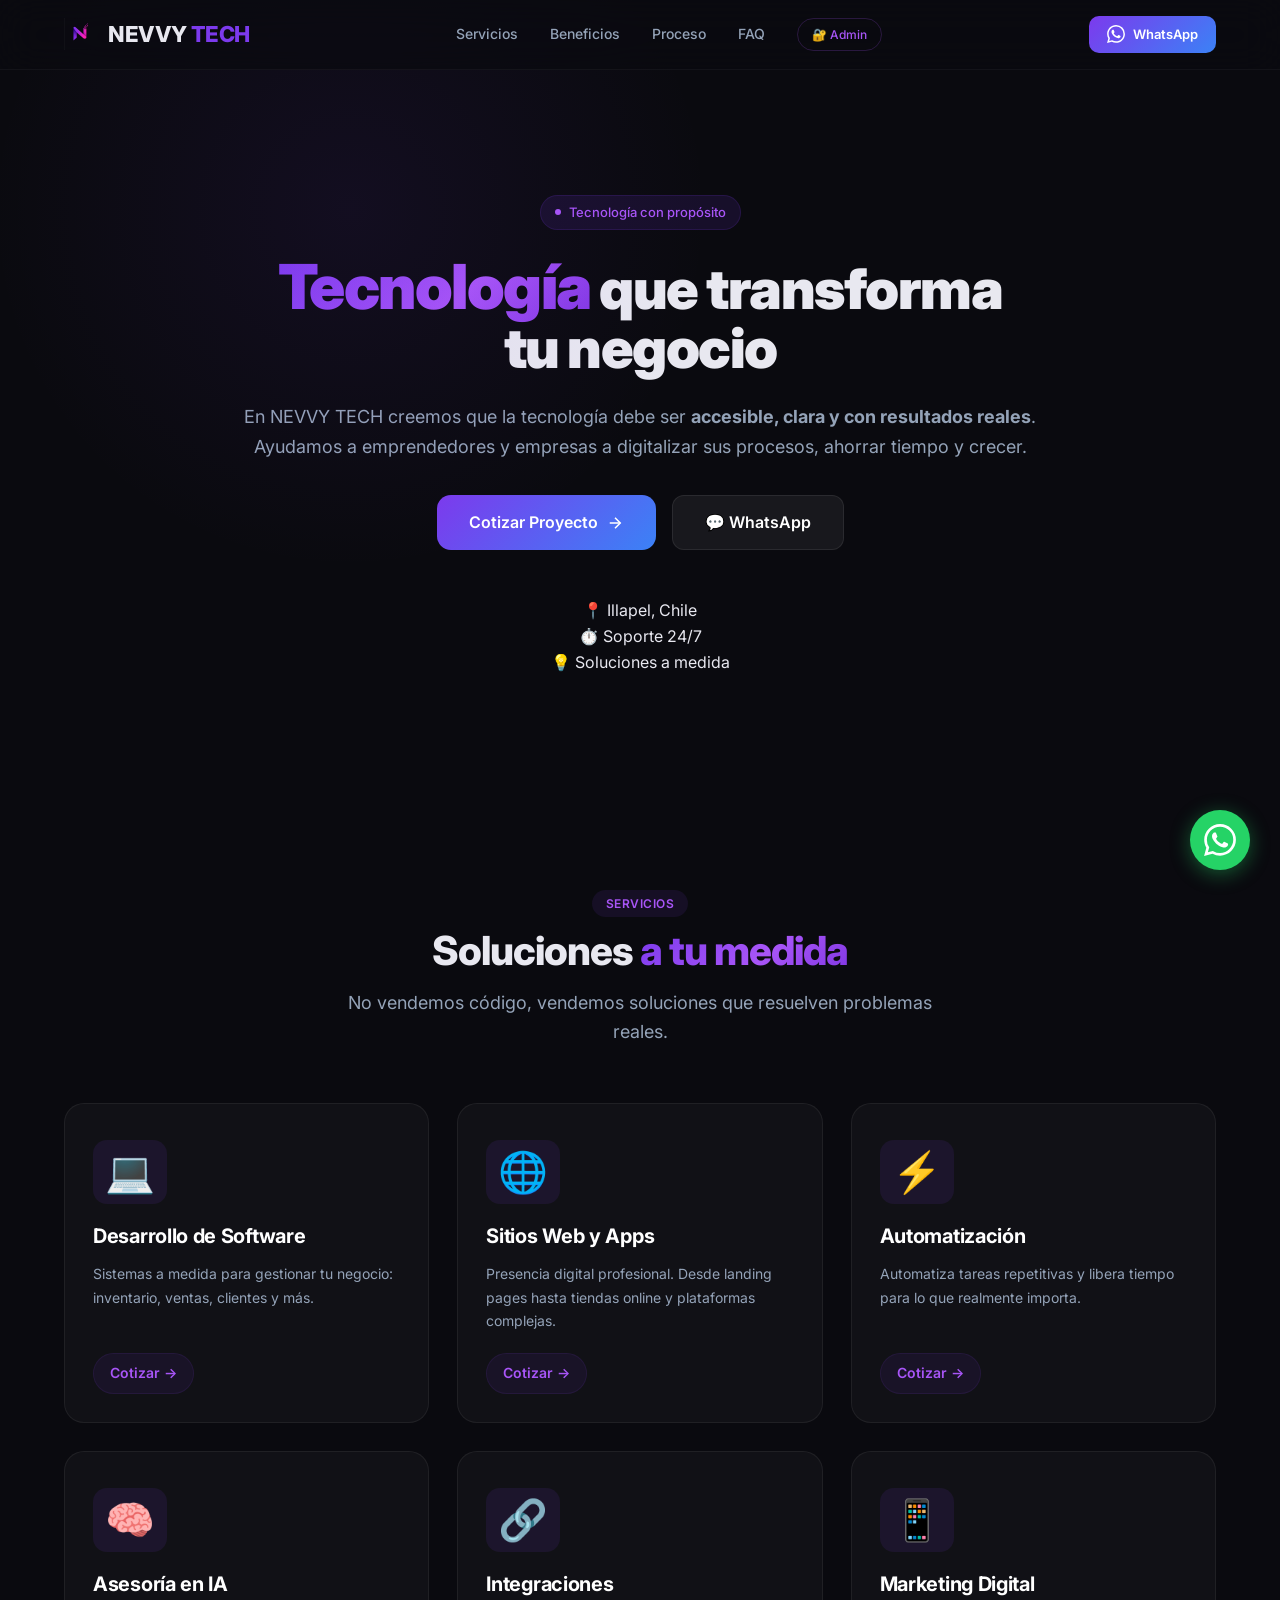
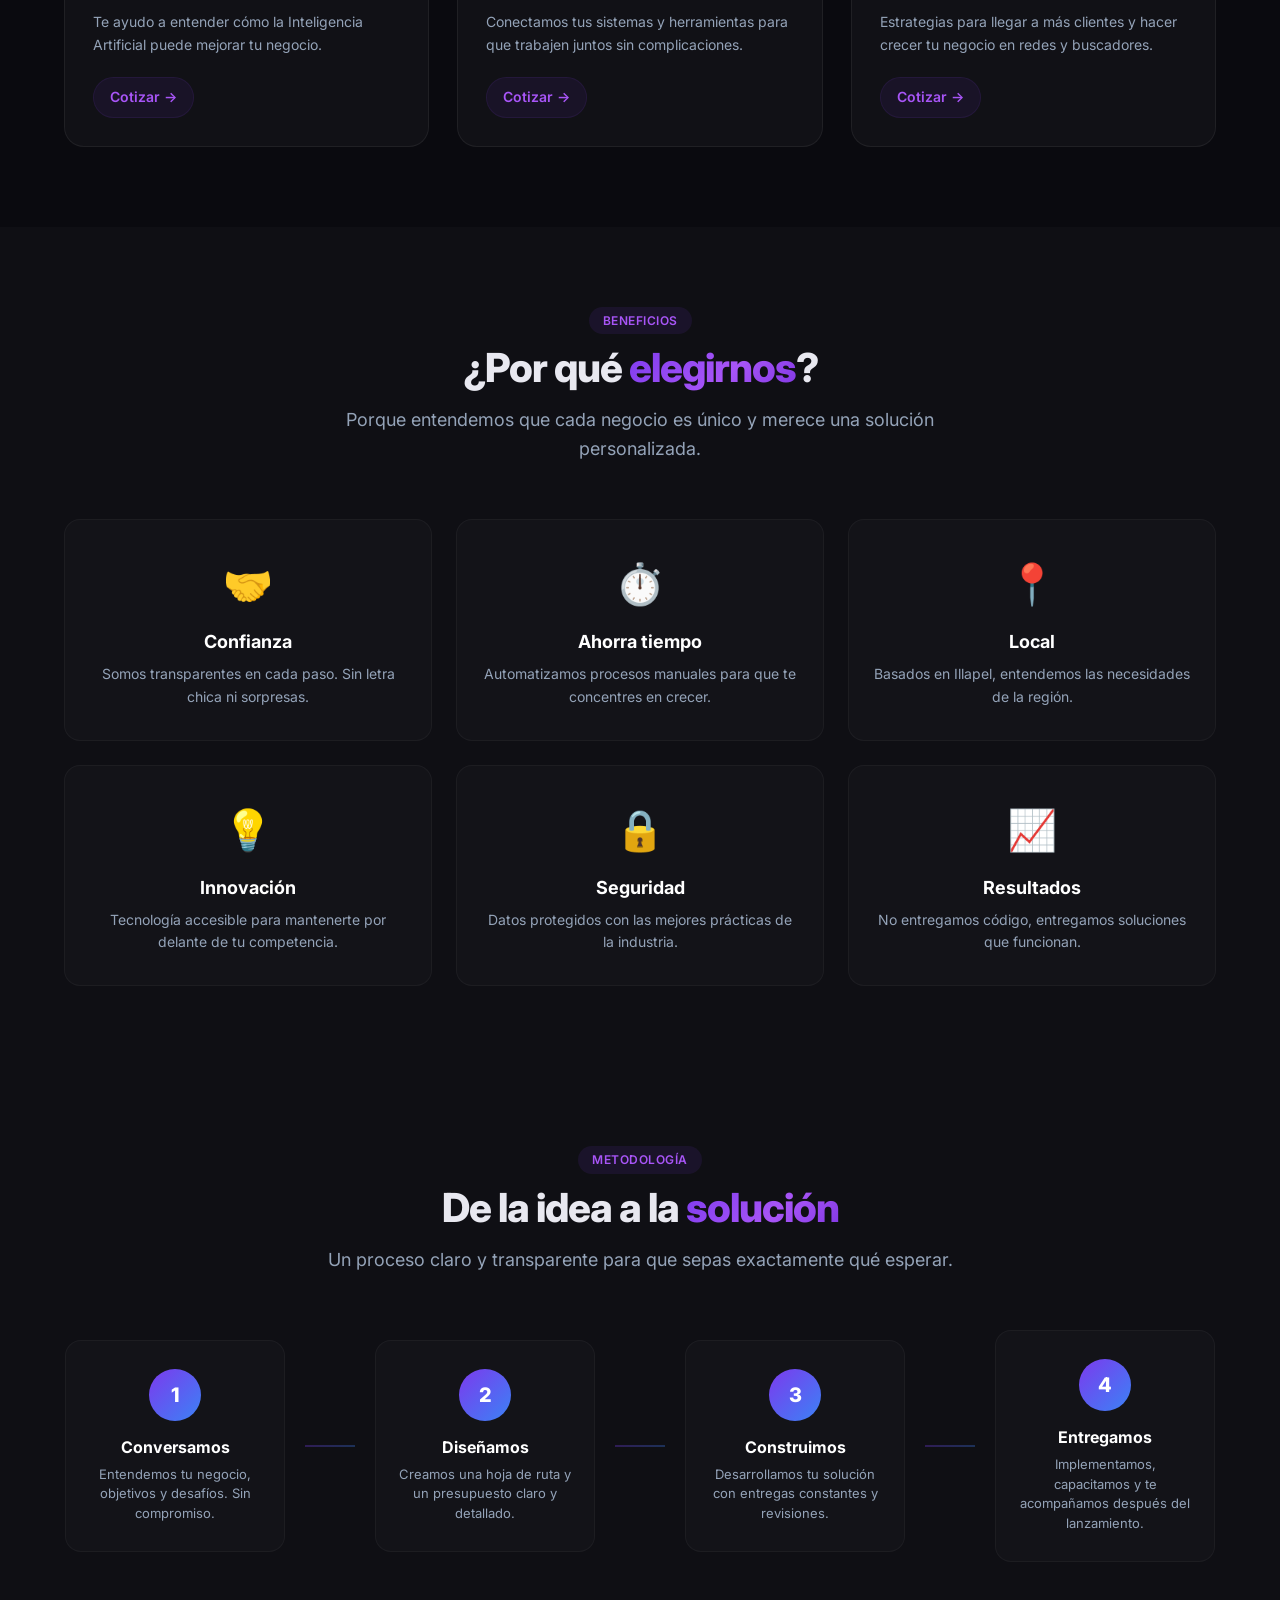
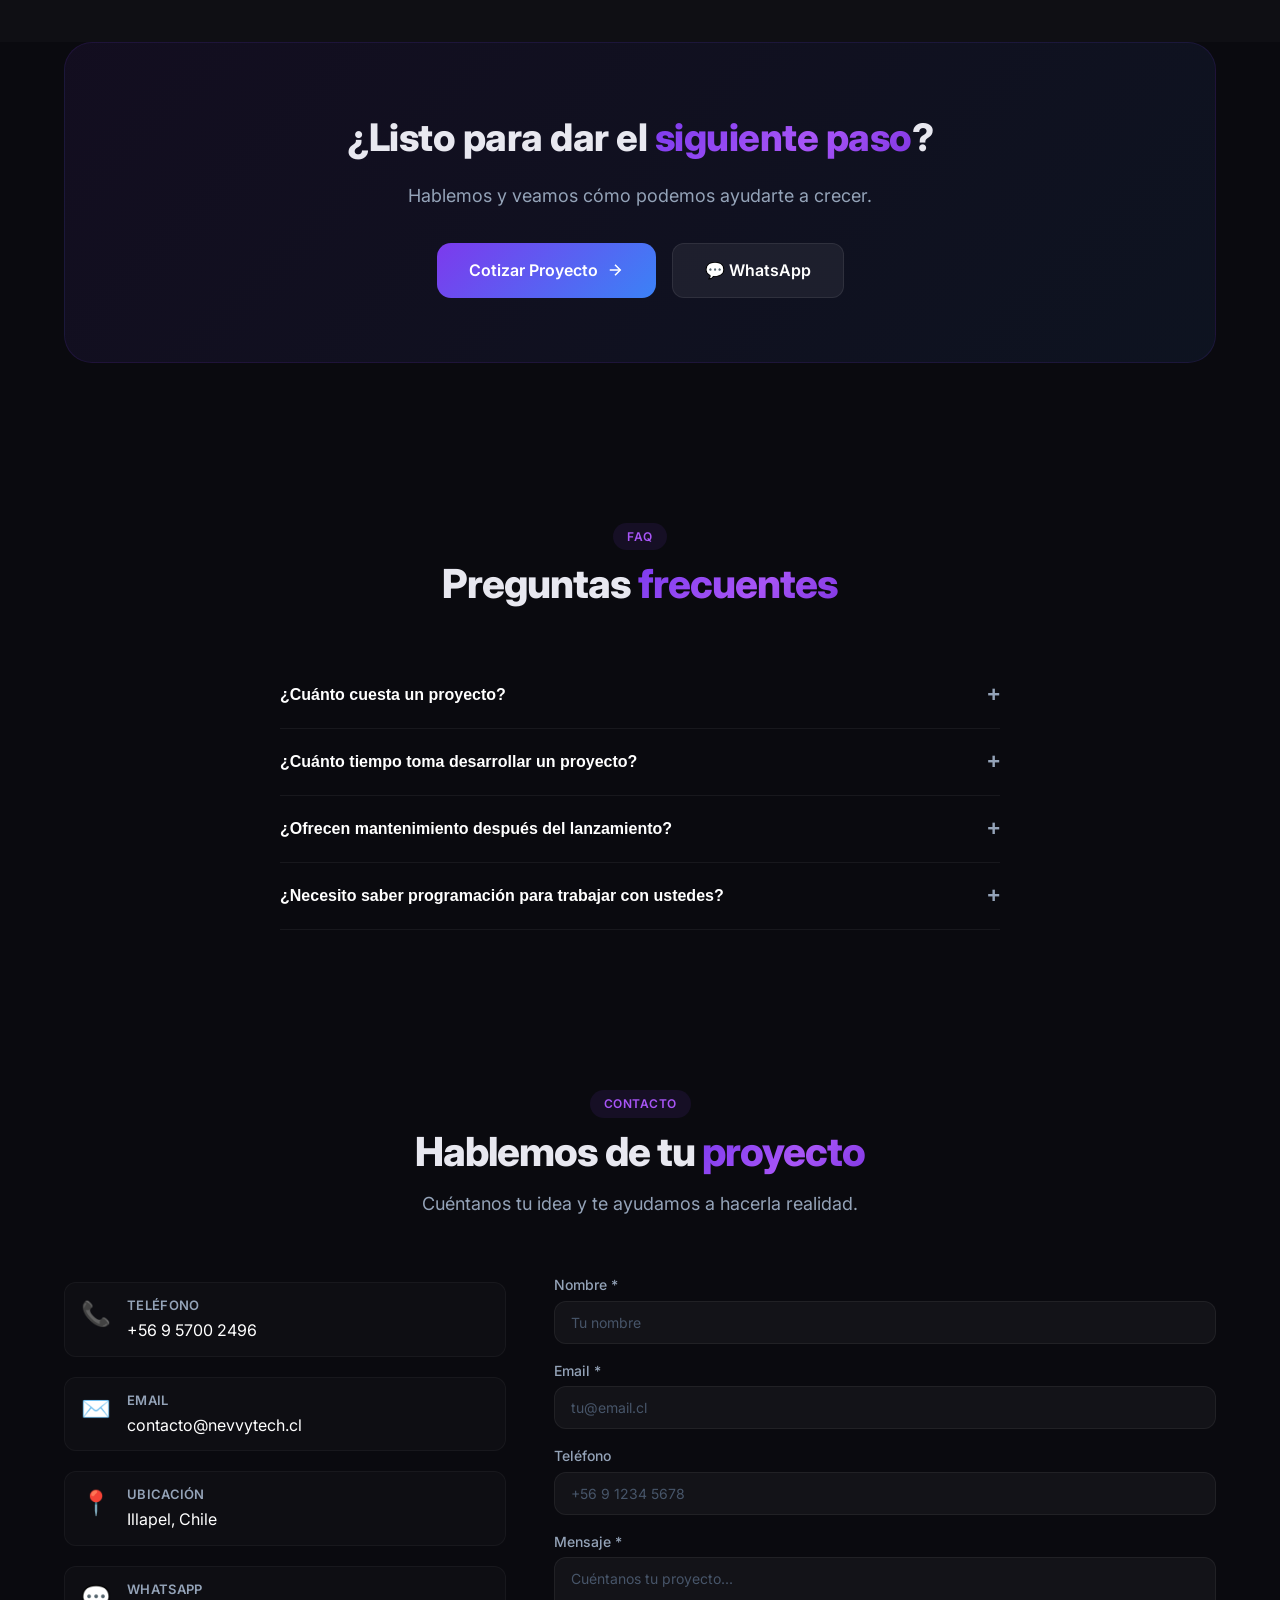
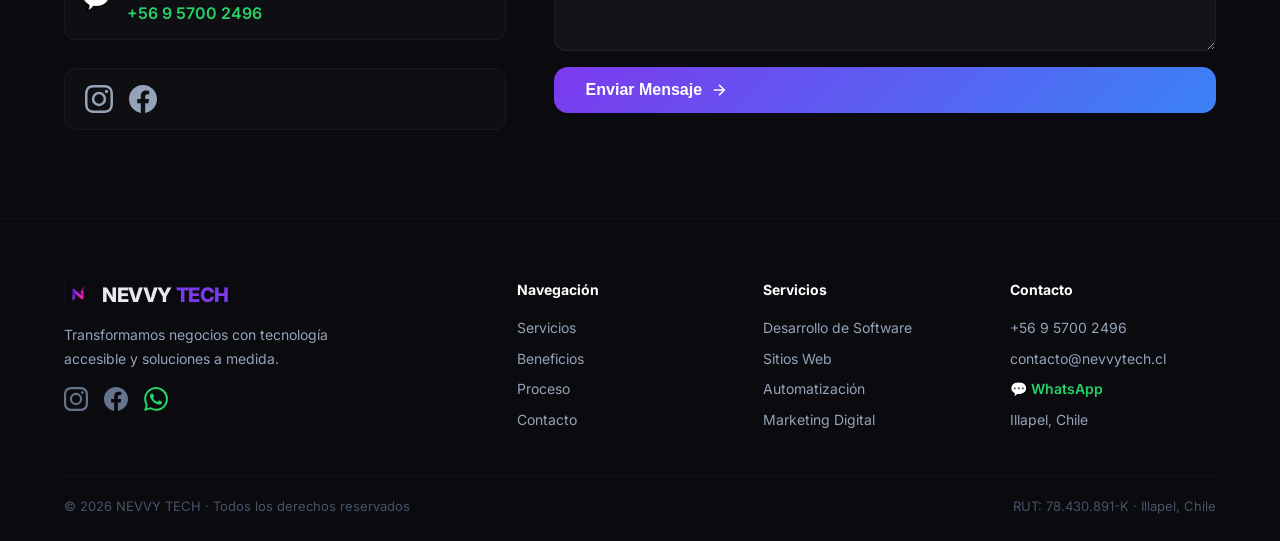
<file: index.html>
<!DOCTYPE html>
<html lang="es">
<head>
    <meta charset="UTF-8" />
    <meta name="viewport" content="width=device-width, initial-scale=1.0" />
    <title>NEVVY TECH · Soluciones Tecnológicas para tu Negocio</title>
    <meta name="description" content="Desarrollo de software a medida, aplicaciones web y automatización en Illapel. Tecnología accesible para hacer crecer tu negocio." />
    <link rel="preconnect" href="https://fonts.googleapis.com" />
    <link rel="preconnect" href="https://fonts.gstatic.com" crossorigin />
    <link href="https://fonts.googleapis.com/css2?family=Inter:wght@300;400;500;600;700;800;900&display=swap" rel="stylesheet" />
    <link rel="stylesheet" href="style.css" />
    <style>
        /* ============================================ */
        /* BOTÓN FLOTANTE DE WHATSAPP */
        /* ============================================ */
        .whatsapp-float {
            position: fixed;
            bottom: 30px;
            right: 30px;
            z-index: 999;
            background: #25d366;
            color: #fff;
            width: 60px;
            height: 60px;
            border-radius: 50%;
            display: flex;
            align-items: center;
            justify-content: center;
            box-shadow: 0 4px 20px rgba(37, 211, 102, 0.4);
            transition: all 0.3s ease;
            text-decoration: none;
            animation: pulse-whatsapp 2s ease-in-out infinite;
        }

        .whatsapp-float:hover {
            transform: scale(1.1) translateY(-3px);
            box-shadow: 0 8px 30px rgba(37, 211, 102, 0.6);
        }

        .whatsapp-float svg {
            width: 32px;
            height: 32px;
            fill: #fff;
        }

        @keyframes pulse-whatsapp {
            0%, 100% { box-shadow: 0 4px 20px rgba(37, 211, 102, 0.4); }
            50% { box-shadow: 0 4px 40px rgba(37, 211, 102, 0.7); }
        }

        .whatsapp-float .tooltip {
            position: absolute;
            right: 70px;
            background: rgba(0,0,0,0.8);
            color: #fff;
            padding: 6px 14px;
            border-radius: 8px;
            font-size: 13px;
            font-weight: 500;
            white-space: nowrap;
            opacity: 0;
            transition: opacity 0.3s ease;
            pointer-events: none;
        }

        .whatsapp-float:hover .tooltip {
            opacity: 1;
        }

        /* ============================================ */
        /* HERO - OCUPA TODA LA FRANJA */
        /* ============================================ */
        .hero-grid {
            display: grid;
            grid-template-columns: 1fr;
            gap: 0;
            align-items: center;
            text-align: center;
        }

        .hero-content {
            max-width: 800px;
            margin: 0 auto;
        }

        .hero p {
            max-width: 100%;
            margin-left: auto;
            margin-right: auto;
        }

        .hero-actions {
            justify-content: center;
        }

        .hero-stats {
            justify-content: center;
        }

        .hero-visual {
            display: none;
        }

        .hero {
            min-height: 90vh;
            display: flex;
            align-items: center;
            padding: 120px 0 60px;
            position: relative;
            overflow: hidden;
        }

        .hero::before {
            content: '';
            position: absolute;
            inset: 0;
            background: radial-gradient(circle at 50% 30%, rgba(124, 58, 237, 0.08) 0%, transparent 60%);
            pointer-events: none;
        }

        /* ============================================ */
        /* SERVICIOS MEJORADOS */
        /* ============================================ */
        .servicios-grid {
            display: grid;
            grid-template-columns: repeat(3, 1fr);
            gap: 28px;
        }

        .servicio-card {
            background: rgba(255, 255, 255, 0.03);
            border: 1px solid rgba(255, 255, 255, 0.06);
            border-radius: 20px;
            padding: 36px 28px 28px;
            transition: all 0.4s cubic-bezier(0.2, 0.8, 0.2, 1);
            position: relative;
            overflow: hidden;
            display: flex;
            flex-direction: column;
            align-items: flex-start;
        }

        .servicio-card::before {
            content: '';
            position: absolute;
            inset: 0;
            background: linear-gradient(135deg, rgba(124, 58, 237, 0.06), rgba(59, 130, 246, 0.06));
            opacity: 0;
            transition: opacity 0.4s ease;
        }

        .servicio-card:hover {
            transform: translateY(-8px);
            border-color: rgba(124, 58, 237, 0.2);
            box-shadow: 0 20px 50px rgba(0, 0, 0, 0.25);
        }

        .servicio-card:hover::before {
            opacity: 1;
        }

        .servicio-card .card-icon {
            font-size: 40px;
            margin-bottom: 16px;
            display: inline-block;
            background: rgba(124, 58, 237, 0.1);
            padding: 12px;
            border-radius: 14px;
            line-height: 1;
        }

        .servicio-card h3 {
            font-size: 20px;
            font-weight: 700;
            margin-bottom: 10px;
            color: #fff;
            letter-spacing: -0.3px;
        }

        .servicio-card p {
            color: #94a3b8;
            font-size: 14px;
            line-height: 1.7;
            margin-bottom: 20px;
            flex: 1;
        }

        .servicio-card .card-link {
            color: #a855f7;
            font-weight: 600;
            font-size: 14px;
            transition: all 0.3s ease;
            display: inline-flex;
            align-items: center;
            gap: 8px;
            padding: 8px 16px;
            border-radius: 50px;
            background: rgba(124, 58, 237, 0.08);
            border: 1px solid rgba(124, 58, 237, 0.1);
            text-decoration: none;
        }

        .servicio-card .card-link:hover {
            background: rgba(124, 58, 237, 0.2);
            border-color: rgba(124, 58, 237, 0.3);
            transform: translateX(4px);
            color: #c084fc;
        }

        /* ============================================ */
        /* BENEFICIOS MEJORADOS */
        /* ============================================ */
        .beneficios-grid {
            display: grid;
            grid-template-columns: repeat(3, 1fr);
            gap: 24px;
        }

        .beneficio-item {
            text-align: center;
            padding: 32px 24px;
            border-radius: 16px;
            transition: all 0.3s ease;
            background: rgba(255, 255, 255, 0.02);
            border: 1px solid rgba(255, 255, 255, 0.04);
        }

        .beneficio-item:hover {
            background: rgba(255, 255, 255, 0.05);
            border-color: rgba(124, 58, 237, 0.1);
            transform: translateY(-4px);
        }

        .beneficio-icon {
            font-size: 40px;
            margin-bottom: 12px;
            display: inline-block;
        }

        .beneficio-item h4 {
            font-size: 18px;
            font-weight: 700;
            color: #fff;
            margin-bottom: 6px;
        }

        .beneficio-item p {
            color: #94a3b8;
            font-size: 14px;
            line-height: 1.6;
        }

        /* ============================================ */
        /* PROCESO MEJORADO */
        /* ============================================ */
        .proceso-steps {
            display: flex;
            align-items: center;
            justify-content: center;
            gap: 20px;
            flex-wrap: wrap;
        }

        .step {
            text-align: center;
            padding: 28px 20px;
            flex: 1;
            min-width: 140px;
            max-width: 220px;
            background: rgba(255, 255, 255, 0.02);
            border-radius: 16px;
            border: 1px solid rgba(255, 255, 255, 0.04);
            transition: all 0.3s ease;
        }

        .step:hover {
            background: rgba(255, 255, 255, 0.04);
            border-color: rgba(124, 58, 237, 0.1);
        }

        .step-number {
            width: 52px;
            height: 52px;
            display: flex;
            align-items: center;
            justify-content: center;
            background: linear-gradient(135deg, #7c3aed, #3b82f6);
            color: #fff;
            font-size: 20px;
            font-weight: 800;
            border-radius: 50%;
            margin: 0 auto 14px;
        }

        .step h4 {
            font-size: 16px;
            font-weight: 700;
            color: #fff;
            margin-bottom: 4px;
        }

        .step p {
            color: #94a3b8;
            font-size: 13px;
            line-height: 1.5;
        }

        .step-line {
            width: 50px;
            height: 2px;
            background: linear-gradient(135deg, #7c3aed, #3b82f6);
            opacity: 0.3;
            flex-shrink: 0;
        }

        /* ============================================ */
        /* CTA FINAL MEJORADO */
        /* ============================================ */
        .cta-card {
            background: linear-gradient(135deg, rgba(124, 58, 237, 0.08), rgba(59, 130, 246, 0.08));
            border: 1px solid rgba(124, 58, 237, 0.12);
            border-radius: 28px;
            padding: 64px 48px;
            text-align: center;
        }

        .cta-card h2 {
            font-size: 38px;
            font-weight: 800;
            margin-bottom: 14px;
            letter-spacing: -0.5px;
        }

        .cta-card p {
            color: #94a3b8;
            font-size: 18px;
            margin-bottom: 32px;
        }

        .cta-actions {
            display: flex;
            gap: 16px;
            justify-content: center;
            flex-wrap: wrap;
        }

        /* ============================================ */
        /* CONTACTO MEJORADO */
        /* ============================================ */
        .contacto-grid {
            display: grid;
            grid-template-columns: 1fr 1.5fr;
            gap: 48px;
            align-items: start;
        }

        .contacto-info {
            display: flex;
            flex-direction: column;
            gap: 20px;
            padding: 8px 0;
        }

        .info-item {
            display: flex;
            align-items: flex-start;
            gap: 16px;
            padding: 12px 16px;
            border-radius: 12px;
            background: rgba(255, 255, 255, 0.02);
            border: 1px solid rgba(255, 255, 255, 0.04);
            transition: all 0.3s ease;
        }

        .info-item:hover {
            background: rgba(255, 255, 255, 0.04);
            border-color: rgba(124, 58, 237, 0.1);
        }

        .info-item span:first-child {
            font-size: 24px;
            flex-shrink: 0;
        }

        .info-item h4 {
            font-size: 13px;
            font-weight: 600;
            color: #94a3b8;
            text-transform: uppercase;
            letter-spacing: 0.3px;
            margin-bottom: 2px;
        }

        .info-item p {
            font-size: 16px;
            color: #fff;
        }

        .info-item.social {
            display: flex;
            gap: 16px;
            padding: 16px 20px;
        }

        .info-item.social .social-link {
            color: #94a3b8;
            transition: all 0.3s ease;
        }

        .info-item.social .social-link:hover {
            color: #a855f7;
            transform: translateY(-3px);
        }

        .contacto-form {
            display: flex;
            flex-direction: column;
            gap: 16px;
        }

        .form-group {
            display: flex;
            flex-direction: column;
            gap: 4px;
        }

        .form-group label {
            font-size: 14px;
            font-weight: 500;
            color: #94a3b8;
        }

        .form-group input,
        .form-group textarea {
            background: rgba(255, 255, 255, 0.04);
            border: 1px solid rgba(255, 255, 255, 0.06);
            border-radius: 12px;
            padding: 12px 16px;
            color: #fff;
            font-family: inherit;
            font-size: 14px;
            transition: border-color 0.3s ease;
            outline: none;
        }

        .form-group input:focus,
        .form-group textarea:focus {
            border-color: #7c3aed;
        }

        .form-group input::placeholder,
        .form-group textarea::placeholder {
            color: #475569;
        }

        /* ============================================ */
        /* FAQ MEJORADO */
        /* ============================================ */
        .faq-list {
            max-width: 720px;
            margin: 0 auto;
        }

        .faq-item {
            border-bottom: 1px solid rgba(255, 255, 255, 0.06);
        }

        .faq-question {
            display: flex;
            justify-content: space-between;
            align-items: center;
            width: 100%;
            padding: 20px 0;
            background: none;
            border: none;
            color: #fff;
            font-size: 16px;
            font-weight: 600;
            cursor: pointer;
            text-align: left;
            transition: color 0.3s ease;
        }

        .faq-question:hover {
            color: #a855f7;
        }

        .faq-icon {
            font-size: 22px;
            transition: transform 0.3s ease;
            color: #94a3b8;
        }

        .faq-item.active .faq-icon {
            transform: rotate(45deg);
        }

        .faq-answer {
            max-height: 0;
            overflow: hidden;
            transition: max-height 0.4s ease, padding 0.4s ease;
            color: #94a3b8;
            font-size: 15px;
            line-height: 1.7;
        }

        .faq-item.active .faq-answer {
            max-height: 300px;
            padding-bottom: 18px;
        }

        /* ============================================ */
        /* RESPONSIVE */
        /* ============================================ */
        @media (max-width: 1024px) {
            .servicios-grid {
                grid-template-columns: repeat(2, 1fr);
            }
            .beneficios-grid {
                grid-template-columns: repeat(2, 1fr);
            }
        }

        @media (max-width: 768px) {
            .hero h1 {
                font-size: 32px;
            }
            .hero h1 .gradient-text {
                font-size: 34px;
            }
            .hero-stats {
                flex-wrap: wrap;
                gap: 16px;
                justify-content: center;
            }
            .servicios-grid {
                grid-template-columns: 1fr;
            }
            .beneficios-grid {
                grid-template-columns: 1fr;
            }
            .proceso-steps {
                flex-direction: column;
            }
            .step-line {
                width: 2px;
                height: 30px;
            }
            .step {
                max-width: 100%;
                width: 100%;
            }
            .contacto-grid {
                grid-template-columns: 1fr;
            }
            .cta-card {
                padding: 40px 24px;
            }
            .cta-card h2 {
                font-size: 28px;
            }
            .whatsapp-float {
                width: 50px;
                height: 50px;
                bottom: 20px;
                right: 20px;
            }
            .whatsapp-float svg {
                width: 26px;
                height: 26px;
            }
            .footer-grid {
                grid-template-columns: 1fr;
                gap: 32px;
            }
            .footer-bottom {
                flex-direction: column;
                align-items: center;
                gap: 4px;
                text-align: center;
            }
        }

        @media (max-width: 480px) {
            .hero h1 {
                font-size: 26px;
            }
            .hero h1 .gradient-text {
                font-size: 28px;
            }
            .hero p {
                font-size: 16px;
            }
            .cta-card h2 {
                font-size: 24px;
            }
            .whatsapp-float {
                width: 44px;
                height: 44px;
                bottom: 16px;
                right: 16px;
            }
            .whatsapp-float svg {
                width: 22px;
                height: 22px;
            }
            .servicio-card {
                padding: 24px 20px;
            }
        }
    </style>
</head>
<body>

    <!-- ============================================ -->
    <!-- BOTÓN FLOTANTE DE WHATSAPP -->
    <!-- ============================================ -->
    <a href="https://wa.me/56957002496?text=Hola%20NEVVY%20TECH%2C%20quiero%20cotizar%20un%20proyecto" 
       class="whatsapp-float" 
       target="_blank" 
       aria-label="WhatsApp">
        <span class="tooltip">¡Hablemos!</span>
        <svg viewBox="0 0 24 24">
            <path d="M17.472 14.382c-.297-.149-1.758-.867-2.03-.967-.273-.099-.471-.148-.67.15-.197.297-.767.966-.94 1.164-.173.199-.347.223-.644.075-.297-.15-1.255-.463-2.39-1.475-.883-.788-1.48-1.761-1.653-2.059-.173-.297-.018-.458.13-.606.134-.133.298-.347.446-.52.149-.174.198-.298.298-.497.099-.198.05-.371-.025-.52-.075-.149-.669-1.612-.916-2.207-.242-.579-.487-.5-.669-.51-.173-.008-.371-.01-.57-.01-.198 0-.52.074-.792.372-.272.297-1.04 1.016-1.04 2.479 0 1.462 1.065 2.875 1.213 3.074.149.198 2.096 3.2 5.077 4.487.709.306 1.262.489 1.694.625.712.227 1.36.195 1.871.118.571-.085 1.758-.719 2.006-1.413.248-.694.248-1.289.173-1.413-.074-.124-.272-.198-.57-.347m-5.421 7.403h-.004a9.87 9.87 0 01-5.031-1.378l-.361-.214-3.741.982.998-3.648-.235-.374a9.86 9.86 0 01-1.51-5.26c.001-5.45 4.436-9.884 9.888-9.884 2.64 0 5.122 1.03 6.988 2.898a9.825 9.825 0 012.893 6.994c-.003 5.45-4.437 9.884-9.885 9.884m8.413-18.297A11.815 11.815 0 0012.05 0C5.495 0 .16 5.335.157 11.892c0 2.096.547 4.142 1.588 5.945L.057 24l6.305-1.654a11.882 11.882 0 005.683 1.448h.005c6.554 0 11.89-5.335 11.893-11.893a11.821 11.821 0 00-3.48-8.413z"/>
        </svg>
    </a>

    <!-- ============================================ -->
    <!-- NAVBAR -->
    <!-- ============================================ -->
    <nav class="navbar">
        <div class="container">
            <a href="/" class="logo">
                <img src="logo.png" alt="NEVVY TECH" style="height: 32px; width: auto; margin-right: 8px;" />
                <span>NEVVY</span><span>TECH</span>
            </a>
            <div class="nav-links">
                <a href="#servicios">Servicios</a>
                <a href="#beneficios">Beneficios</a>
                <a href="#proceso">Proceso</a>
                <a href="#faq">FAQ</a>
                <a href="/admin/login.html" class="admin-link">🔐 Admin</a>
            </div>
            <a href="https://wa.me/56957002496?text=Hola%20NEVVY%20TECH%2C%20quiero%20cotizar%20un%20proyecto" 
               class="btn-primary btn-sm" 
               target="_blank">
                <svg width="18" height="18" viewBox="0 0 24 24" fill="currentColor">
                    <path d="M17.472 14.382c-.297-.149-1.758-.867-2.03-.967-.273-.099-.471-.148-.67.15-.197.297-.767.966-.94 1.164-.173.199-.347.223-.644.075-.297-.15-1.255-.463-2.39-1.475-.883-.788-1.48-1.761-1.653-2.059-.173-.297-.018-.458.13-.606.134-.133.298-.347.446-.52.149-.174.198-.298.298-.497.099-.198.05-.371-.025-.52-.075-.149-.669-1.612-.916-2.207-.242-.579-.487-.5-.669-.51-.173-.008-.371-.01-.57-.01-.198 0-.52.074-.792.372-.272.297-1.04 1.016-1.04 2.479 0 1.462 1.065 2.875 1.213 3.074.149.198 2.096 3.2 5.077 4.487.709.306 1.262.489 1.694.625.712.227 1.36.195 1.871.118.571-.085 1.758-.719 2.006-1.413.248-.694.248-1.289.173-1.413-.074-.124-.272-.198-.57-.347m-5.421 7.403h-.004a9.87 9.87 0 01-5.031-1.378l-.361-.214-3.741.982.998-3.648-.235-.374a9.86 9.86 0 01-1.51-5.26c.001-5.45 4.436-9.884 9.888-9.884 2.64 0 5.122 1.03 6.988 2.898a9.825 9.825 0 012.893 6.994c-.003 5.45-4.437 9.884-9.885 9.884m8.413-18.297A11.815 11.815 0 0012.05 0C5.495 0 .16 5.335.157 11.892c0 2.096.547 4.142 1.588 5.945L.057 24l6.305-1.654a11.882 11.882 0 005.683 1.448h.005c6.554 0 11.89-5.335 11.893-11.893a11.821 11.821 0 00-3.48-8.413z"/>
                </svg>
                WhatsApp
            </a>
            <button class="menu-toggle" id="menuToggle" aria-label="Abrir menú">
                <span></span><span></span><span></span>
            </button>
        </div>
    </nav>

    <!-- ============================================ -->
    <!-- HERO - SIN DESLIZA -->
    <!-- ============================================ -->
    <section class="hero">
        <div class="container">
            <div class="hero-grid">
                <div class="hero-content">
                    <div class="hero-tag">
                        <span class="dot"></span>
                        Tecnología con propósito
                    </div>
                    <h1>
                        <span class="gradient-text">Tecnología</span> que transforma <br />tu negocio
                    </h1>
                    <p>
                        En NEVVY TECH creemos que la tecnología debe ser <strong>accesible, clara y con resultados reales</strong>. 
                        Ayudamos a emprendedores y empresas a digitalizar sus procesos, ahorrar tiempo y crecer.
                    </p>
                    <div class="hero-actions">
                        <a href="contacto.html" class="btn-primary btn-lg">
                            Cotizar Proyecto
                            <svg width="18" height="18" viewBox="0 0 24 24" fill="none" stroke="currentColor" stroke-width="2"><line x1="5" y1="12" x2="19" y2="12"/><polyline points="12 5 19 12 12 19"/></svg>
                        </a>
                        <a href="https://wa.me/56957002496?text=Hola%20NEVVY%20TECH%2C%20quiero%20cotizar%20un%20proyecto" 
                           class="btn-secondary btn-lg" 
                           target="_blank">
                            💬 WhatsApp
                        </a>
                    </div>
                    <div class="hero-stats">
                        <div>
                            <span>📍</span>
                            <span>Illapel, Chile</span>
                        </div>
                        <div>
                            <span>⏱️</span>
                            <span>Soporte 24/7</span>
                        </div>
                        <div>
                            <span>💡</span>
                            <span>Soluciones a medida</span>
                        </div>
                    </div>
                </div>
            </div>
        </div>
    </section>

    <!-- ============================================ -->
    <!-- SERVICIOS -->
    <!-- ============================================ -->
    <section class="servicios" id="servicios">
        <div class="container">
            <div class="section-header">
                <span class="section-tag">Servicios</span>
                <h2>Soluciones <span class="gradient-text">a tu medida</span></h2>
                <p>No vendemos código, vendemos soluciones que resuelven problemas reales.</p>
            </div>
            <div class="servicios-grid">
                <!-- Servicio 1 -->
                <div class="servicio-card">
                    <div class="card-icon">💻</div>
                    <h3>Desarrollo de Software</h3>
                    <p>Sistemas a medida para gestionar tu negocio: inventario, ventas, clientes y más.</p>
                    <a href="#" class="card-link" onclick="abrirWhatsApp('Desarrollo de Software'); return false;">Cotizar →</a>
                </div>
                <!-- Servicio 2 -->
                <div class="servicio-card">
                    <div class="card-icon">🌐</div>
                    <h3>Sitios Web y Apps</h3>
                    <p>Presencia digital profesional. Desde landing pages hasta tiendas online y plataformas complejas.</p>
                    <a href="#" class="card-link" onclick="abrirWhatsApp('Sitio Web o App'); return false;">Cotizar →</a>
                </div>
                <!-- Servicio 3 -->
                <div class="servicio-card">
                    <div class="card-icon">⚡</div>
                    <h3>Automatización</h3>
                    <p>Automatiza tareas repetitivas y libera tiempo para lo que realmente importa.</p>
                    <a href="#" class="card-link" onclick="abrirWhatsApp('Automatización'); return false;">Cotizar →</a>
                </div>
                <!-- Servicio 4 -->
                <div class="servicio-card">
                    <div class="card-icon">🧠</div>
                    <h3>Asesoría en IA</h3>
                    <p>Te ayudo a entender cómo la Inteligencia Artificial puede mejorar tu negocio.</p>
                    <a href="#" class="card-link" onclick="abrirWhatsApp('Asesoría en Inteligencia Artificial'); return false;">Cotizar →</a>
                </div>
                <!-- Servicio 5 -->
                <div class="servicio-card">
                    <div class="card-icon">🔗</div>
                    <h3>Integraciones</h3>
                    <p>Conectamos tus sistemas y herramientas para que trabajen juntos sin complicaciones.</p>
                    <a href="#" class="card-link" onclick="abrirWhatsApp('Integración de Sistemas'); return false;">Cotizar →</a>
                </div>
                <!-- Servicio 6 -->
                <div class="servicio-card">
                    <div class="card-icon">📱</div>
                    <h3>Marketing Digital</h3>
                    <p>Estrategias para llegar a más clientes y hacer crecer tu negocio en redes y buscadores.</p>
                    <a href="#" class="card-link" onclick="abrirWhatsApp('Marketing Digital'); return false;">Cotizar →</a>
                </div>
            </div>
        </div>
    </section>

    <!-- ============================================ -->
    <!-- BENEFICIOS -->
    <!-- ============================================ -->
    <section class="beneficios" id="beneficios">
        <div class="container">
            <div class="section-header">
                <span class="section-tag">Beneficios</span>
                <h2>¿Por qué <span class="gradient-text">elegirnos</span>?</h2>
                <p>Porque entendemos que cada negocio es único y merece una solución personalizada.</p>
            </div>
            <div class="beneficios-grid">
                <div class="beneficio-item">
                    <div class="beneficio-icon">🤝</div>
                    <h4>Confianza</h4>
                    <p>Somos transparentes en cada paso. Sin letra chica ni sorpresas.</p>
                </div>
                <div class="beneficio-item">
                    <div class="beneficio-icon">⏱️</div>
                    <h4>Ahorra tiempo</h4>
                    <p>Automatizamos procesos manuales para que te concentres en crecer.</p>
                </div>
                <div class="beneficio-item">
                    <div class="beneficio-icon">📍</div>
                    <h4>Local</h4>
                    <p>Basados en Illapel, entendemos las necesidades de la región.</p>
                </div>
                <div class="beneficio-item">
                    <div class="beneficio-icon">💡</div>
                    <h4>Innovación</h4>
                    <p>Tecnología accesible para mantenerte por delante de tu competencia.</p>
                </div>
                <div class="beneficio-item">
                    <div class="beneficio-icon">🔒</div>
                    <h4>Seguridad</h4>
                    <p>Datos protegidos con las mejores prácticas de la industria.</p>
                </div>
                <div class="beneficio-item">
                    <div class="beneficio-icon">📈</div>
                    <h4>Resultados</h4>
                    <p>No entregamos código, entregamos soluciones que funcionan.</p>
                </div>
            </div>
        </div>
    </section>

    <!-- ============================================ -->
    <!-- PROCESO DE TRABAJO -->
    <!-- ============================================ -->
    <section class="proceso" id="proceso">
        <div class="container">
            <div class="section-header">
                <span class="section-tag">Metodología</span>
                <h2>De la idea a la <span class="gradient-text">solución</span></h2>
                <p>Un proceso claro y transparente para que sepas exactamente qué esperar.</p>
            </div>
            <div class="proceso-steps">
                <div class="step">
                    <div class="step-number">1</div>
                    <h4>Conversamos</h4>
                    <p>Entendemos tu negocio, objetivos y desafíos. Sin compromiso.</p>
                </div>
                <div class="step-line"></div>
                <div class="step">
                    <div class="step-number">2</div>
                    <h4>Diseñamos</h4>
                    <p>Creamos una hoja de ruta y un presupuesto claro y detallado.</p>
                </div>
                <div class="step-line"></div>
                <div class="step">
                    <div class="step-number">3</div>
                    <h4>Construimos</h4>
                    <p>Desarrollamos tu solución con entregas constantes y revisiones.</p>
                </div>
                <div class="step-line"></div>
                <div class="step">
                    <div class="step-number">4</div>
                    <h4>Entregamos</h4>
                    <p>Implementamos, capacitamos y te acompañamos después del lanzamiento.</p>
                </div>
            </div>
        </div>
    </section>

    <!-- ============================================ -->
    <!-- CTA FINAL -->
    <!-- ============================================ -->
    <section class="cta-final">
        <div class="container">
            <div class="cta-card">
                <h2>¿Listo para dar el <span class="gradient-text">siguiente paso</span>?</h2>
                <p>Hablemos y veamos cómo podemos ayudarte a crecer.</p>
                <div class="cta-actions">
                    <a href="contacto.html" class="btn-primary btn-lg">
                        Cotizar Proyecto
                        <svg width="18" height="18" viewBox="0 0 24 24" fill="none" stroke="currentColor" stroke-width="2"><line x1="5" y1="12" x2="19" y2="12"/><polyline points="12 5 19 12 12 19"/></svg>
                    </a>
                    <a href="https://wa.me/56957002496?text=Hola%20NEVVY%20TECH%2C%20quiero%20cotizar%20un%20proyecto" 
                       class="btn-secondary btn-lg" 
                       target="_blank">
                        💬 WhatsApp
                    </a>
                </div>
            </div>
        </div>
    </section>

    <!-- ============================================ -->
    <!-- FAQ -->
    <!-- ============================================ -->
    <section class="faq" id="faq">
        <div class="container">
            <div class="section-header">
                <span class="section-tag">FAQ</span>
                <h2>Preguntas <span class="gradient-text">frecuentes</span></h2>
            </div>
            <div class="faq-list">
                <div class="faq-item">
                    <button class="faq-question">
                        <span>¿Cuánto cuesta un proyecto?</span>
                        <span class="faq-icon">+</span>
                    </button>
                    <div class="faq-answer">
                        <p>Cada proyecto es único. El precio depende de la complejidad y el tiempo requerido. Te entregamos un presupuesto detallado sin compromiso después de conocer tu necesidad.</p>
                    </div>
                </div>
                <div class="faq-item">
                    <button class="faq-question">
                        <span>¿Cuánto tiempo toma desarrollar un proyecto?</span>
                        <span class="faq-icon">+</span>
                    </button>
                    <div class="faq-answer">
                        <p>Depende de la complejidad. Un sitio web puede tomar 2-4 semanas, mientras que un sistema completo puede tomar 2-4 meses. Siempre definimos plazos claros antes de empezar.</p>
                    </div>
                </div>
                <div class="faq-item">
                    <button class="faq-question">
                        <span>¿Ofrecen mantenimiento después del lanzamiento?</span>
                        <span class="faq-icon">+</span>
                    </button>
                    <div class="faq-answer">
                        <p>Sí, ofrecemos planes de mantenimiento y soporte post-lanzamiento para asegurar que tu solución funcione siempre al 100%.</p>
                    </div>
                </div>
                <div class="faq-item">
                    <button class="faq-question">
                        <span>¿Necesito saber programación para trabajar con ustedes?</span>
                        <span class="faq-icon">+</span>
                    </button>
                    <div class="faq-answer">
                        <p>¡Para nada! Nosotros nos encargamos de toda la parte técnica. Tú solo necesitas tener clara tu idea y nosotros la hacemos realidad.</p>
                    </div>
                </div>
            </div>
        </div>
    </section>

    <!-- ============================================ -->
    <!-- CONTACTO -->
    <!-- ============================================ -->
    <section class="contacto" id="contacto">
        <div class="container">
            <div class="section-header">
                <span class="section-tag">Contacto</span>
                <h2>Hablemos de tu <span class="gradient-text">proyecto</span></h2>
                <p>Cuéntanos tu idea y te ayudamos a hacerla realidad.</p>
            </div>
            <div class="contacto-grid">
                <div class="contacto-info">
                    <div class="info-item">
                        <span>📞</span>
                        <div>
                            <h4>Teléfono</h4>
                            <p>+56 9 5700 2496</p>
                        </div>
                    </div>
                    <div class="info-item">
                        <span>✉️</span>
                        <div>
                            <h4>Email</h4>
                            <p>contacto@nevvytech.cl</p>
                        </div>
                    </div>
                    <div class="info-item">
                        <span>📍</span>
                        <div>
                            <h4>Ubicación</h4>
                            <p>Illapel, Chile</p>
                        </div>
                    </div>
                    <div class="info-item">
                        <span>💬</span>
                        <div>
                            <h4>WhatsApp</h4>
                            <p>
                                <a href="https://wa.me/56957002496?text=Hola%20NEVVY%20TECH%2C%20quiero%20cotizar%20un%20proyecto" 
                                   target="_blank" 
                                   style="color: #25d366; font-weight: 600;">
                                    +56 9 5700 2496
                                </a>
                            </p>
                        </div>
                    </div>
                    <div class="info-item social">
                        <a href="https://www.instagram.com/nevvytech.cl" target="_blank" aria-label="Instagram" class="social-link">
                            <svg width="28" height="28" viewBox="0 0 24 24" fill="currentColor">
                                <path d="M12 2.163c3.204 0 3.584.012 4.85.07 3.252.148 4.771 1.691 4.919 4.919.058 1.265.069 1.645.069 4.849 0 3.205-.012 3.584-.069 4.849-.149 3.225-1.664 4.771-4.919 4.919-1.266.058-1.644.07-4.85.07-3.204 0-3.584-.012-4.849-.07-3.26-.149-4.771-1.699-4.919-4.92-.058-1.265-.07-1.644-.07-4.849 0-3.204.013-3.583.07-4.849.149-3.227 1.664-4.771 4.919-4.919 1.266-.057 1.645-.069 4.849-.069zM12 0C8.741 0 8.333.014 7.053.072 2.695.272.273 2.69.073 7.052.014 8.333 0 8.741 0 12c0 3.259.014 3.668.072 4.948.2 4.358 2.618 6.78 6.98 6.98C8.333 23.986 8.741 24 12 24c3.259 0 3.668-.014 4.948-.072 4.354-.2 6.782-2.618 6.979-6.98.059-1.28.073-1.689.073-4.948 0-3.259-.014-3.667-.072-4.947-.196-4.354-2.617-6.78-6.979-6.98C15.668.014 15.259 0 12 0zm0 5.838a6.162 6.162 0 100 12.324 6.162 6.162 0 000-12.324zM12 16a4 4 0 110-8 4 4 0 010 8zm6.406-11.845a1.44 1.44 0 100 2.881 1.44 1.44 0 000-2.881z"/>
                            </svg>
                        </a>
                        <a href="https://www.facebook.com/share/1Z7Dg2VgEB/" target="_blank" aria-label="Facebook" class="social-link">
                            <svg width="28" height="28" viewBox="0 0 24 24" fill="currentColor">
                                <path d="M24 12.073c0-6.627-5.373-12-12-12s-12 5.373-12 12c0 5.99 4.388 10.954 10.125 11.854v-8.385H7.078v-3.47h3.047V9.43c0-3.007 1.792-4.669 4.533-4.669 1.312 0 2.686.235 2.686.235v2.953H15.83c-1.491 0-1.956.925-1.956 1.874v2.25h3.328l-.532 3.47h-2.796v8.385C19.612 23.027 24 18.062 24 12.073z"/>
                            </svg>
                        </a>
                    </div>
                </div>
                <form class="contacto-form" action="https://formspree.io/f/xzdlovpq" method="POST">
                    <input type="hidden" name="_subject" value="Nuevo contacto desde NEVVY TECH">
                    <div class="form-group">
                        <label>Nombre *</label>
                        <input type="text" name="nombre" placeholder="Tu nombre" required />
                    </div>
                    <div class="form-group">
                        <label>Email *</label>
                        <input type="email" name="_replyto" placeholder="tu@email.cl" required />
                    </div>
                    <div class="form-group">
                        <label>Teléfono</label>
                        <input type="tel" name="telefono" placeholder="+56 9 1234 5678" />
                    </div>
                    <div class="form-group">
                        <label>Mensaje *</label>
                        <textarea name="mensaje" rows="4" placeholder="Cuéntanos tu proyecto..." required></textarea>
                    </div>
                    <button type="submit" class="btn-primary btn-lg">
                        Enviar Mensaje
                        <svg width="18" height="18" viewBox="0 0 24 24" fill="none" stroke="currentColor" stroke-width="2"><line x1="5" y1="12" x2="19" y2="12"/><polyline points="12 5 19 12 12 19"/></svg>
                    </button>
                </form>
            </div>
        </div>
    </section>

    <!-- ============================================ -->
    <!-- FOOTER -->
    <!-- ============================================ -->
    <footer class="footer">
        <div class="container">
            <div class="footer-grid">
                <div class="footer-brand">
                    <a href="/" class="logo">
                        <img src="logo.png" alt="NEVVY TECH" style="height: 28px; width: auto; margin-right: 6px;" />
                        NEVVY<span>TECH</span>
                    </a>
                    <p>Transformamos negocios con tecnología accesible y soluciones a medida.</p>
                    <div class="footer-social">
                        <a href="https://www.instagram.com/nevvytech.cl" target="_blank" aria-label="Instagram" class="social-link">
                            <svg width="24" height="24" viewBox="0 0 24 24" fill="currentColor">
                                <path d="M12 2.163c3.204 0 3.584.012 4.85.07 3.252.148 4.771 1.691 4.919 4.919.058 1.265.069 1.645.069 4.849 0 3.205-.012 3.584-.069 4.849-.149 3.225-1.664 4.771-4.919 4.919-1.266.058-1.644.07-4.85.07-3.204 0-3.584-.012-4.849-.07-3.26-.149-4.771-1.699-4.919-4.92-.058-1.265-.07-1.644-.07-4.849 0-3.204.013-3.583.07-4.849.149-3.227 1.664-4.771 4.919-4.919 1.266-.057 1.645-.069 4.849-.069zM12 0C8.741 0 8.333.014 7.053.072 2.695.272.273 2.69.073 7.052.014 8.333 0 8.741 0 12c0 3.259.014 3.668.072 4.948.2 4.358 2.618 6.78 6.98 6.98C8.333 23.986 8.741 24 12 24c3.259 0 3.668-.014 4.948-.072 4.354-.2 6.782-2.618 6.979-6.98.059-1.28.073-1.689.073-4.948 0-3.259-.014-3.667-.072-4.947-.196-4.354-2.617-6.78-6.979-6.98C15.668.014 15.259 0 12 0zm0 5.838a6.162 6.162 0 100 12.324 6.162 6.162 0 000-12.324zM12 16a4 4 0 110-8 4 4 0 010 8zm6.406-11.845a1.44 1.44 0 100 2.881 1.44 1.44 0 000-2.881z"/>
                            </svg>
                        </a>
                        <a href="https://www.facebook.com/share/1Z7Dg2VgEB/" target="_blank" aria-label="Facebook" class="social-link">
                            <svg width="24" height="24" viewBox="0 0 24 24" fill="currentColor">
                                <path d="M24 12.073c0-6.627-5.373-12-12-12s-12 5.373-12 12c0 5.99 4.388 10.954 10.125 11.854v-8.385H7.078v-3.47h3.047V9.43c0-3.007 1.792-4.669 4.533-4.669 1.312 0 2.686.235 2.686.235v2.953H15.83c-1.491 0-1.956.925-1.956 1.874v2.25h3.328l-.532 3.47h-2.796v8.385C19.612 23.027 24 18.062 24 12.073z"/>
                            </svg>
                        </a>
                        <a href="https://wa.me/56957002496?text=Hola%20NEVVY%20TECH%2C%20quiero%20cotizar%20un%20proyecto" 
                           target="_blank" 
                           aria-label="WhatsApp" 
                           class="social-link" 
                           style="color: #25d366;">
                            <svg width="24" height="24" viewBox="0 0 24 24" fill="currentColor">
                                <path d="M17.472 14.382c-.297-.149-1.758-.867-2.03-.967-.273-.099-.471-.148-.67.15-.197.297-.767.966-.94 1.164-.173.199-.347.223-.644.075-.297-.15-1.255-.463-2.39-1.475-.883-.788-1.48-1.761-1.653-2.059-.173-.297-.018-.458.13-.606.134-.133.298-.347.446-.52.149-.174.198-.298.298-.497.099-.198.05-.371-.025-.52-.075-.149-.669-1.612-.916-2.207-.242-.579-.487-.5-.669-.51-.173-.008-.371-.01-.57-.01-.198 0-.52.074-.792.372-.272.297-1.04 1.016-1.04 2.479 0 1.462 1.065 2.875 1.213 3.074.149.198 2.096 3.2 5.077 4.487.709.306 1.262.489 1.694.625.712.227 1.36.195 1.871.118.571-.085 1.758-.719 2.006-1.413.248-.694.248-1.289.173-1.413-.074-.124-.272-.198-.57-.347m-5.421 7.403h-.004a9.87 9.87 0 01-5.031-1.378l-.361-.214-3.741.982.998-3.648-.235-.374a9.86 9.86 0 01-1.51-5.26c.001-5.45 4.436-9.884 9.888-9.884 2.64 0 5.122 1.03 6.988 2.898a9.825 9.825 0 012.893 6.994c-.003 5.45-4.437 9.884-9.885 9.884m8.413-18.297A11.815 11.815 0 0012.05 0C5.495 0 .16 5.335.157 11.892c0 2.096.547 4.142 1.588 5.945L.057 24l6.305-1.654a11.882 11.882 0 005.683 1.448h.005c6.554 0 11.89-5.335 11.893-11.893a11.821 11.821 0 00-3.48-8.413z"/>
                            </svg>
                        </a>
                    </div>
                </div>
                <div class="footer-links">
                    <h4>Navegación</h4>
                    <a href="#servicios">Servicios</a>
                    <a href="#beneficios">Beneficios</a>
                    <a href="#proceso">Proceso</a>
                    <a href="#contacto">Contacto</a>
                </div>
                <div class="footer-links">
                    <h4>Servicios</h4>
                    <a href="contacto.html">Desarrollo de Software</a>
                    <a href="contacto.html">Sitios Web</a>
                    <a href="contacto.html">Automatización</a>
                    <a href="contacto.html">Marketing Digital</a>
                </div>
                <div class="footer-links">
                    <h4>Contacto</h4>
                    <a href="tel:+56957002496">+56 9 5700 2496</a>
                    <a href="mailto:contacto@nevvytech.cl">contacto@nevvytech.cl</a>
                    <a href="https://wa.me/56957002496?text=Hola%20NEVVY%20TECH%2C%20quiero%20cotizar%20un%20proyecto" 
                       target="_blank" 
                       style="color: #25d366; font-weight: 600;">
                        💬 WhatsApp
                    </a>
                    <a href="#">Illapel, Chile</a>
                </div>
            </div>
            <div class="footer-bottom">
                <p>&copy; 2026 NEVVY TECH · Todos los derechos reservados</p>
                <p>RUT: 78.430.891-K · Illapel, Chile</p>
            </div>
        </div>
    </footer>

    <script src="script.js"></script>
</body>
</html>
</file>
<file: style.css>
/* ============================================ */
/* RESET Y BASE */
/* ============================================ */
* {
    margin: 0;
    padding: 0;
    box-sizing: border-box;
}

html {
    scroll-behavior: smooth;
}

body {
    font-family: 'Inter', -apple-system, BlinkMacSystemFont, sans-serif;
    background: #0a0a0f;
    color: #e8e8f0;
    line-height: 1.6;
    -webkit-font-smoothing: antialiased;
    overflow-x: hidden;
}

::selection {
    background: #7c3aed;
    color: #fff;
}

.container {
    max-width: 1200px;
    margin: 0 auto;
    padding: 0 24px;
}

a {
    text-decoration: none;
    color: inherit;
}

/* ============================================ */
/* LOGO */
/* ============================================ */
.logo {
    display: flex;
    align-items: center;
    gap: 4px;
    font-size: 22px;
    font-weight: 800;
    letter-spacing: -0.5px;
}

.logo img {
    height: 32px;
    width: auto;
}

.logo span:first-child {
    color: #fff;
}

.logo span:last-child {
    color: #7c3aed;
}

/* ============================================ */
/* TIPOGRAFÍA */
/* ============================================ */
.gradient-text {
    background: linear-gradient(135deg, #7c3aed 0%, #a855f7 30%, #6d28d9 60%, #3b82f6 100%);
    background-size: 200% 200%;
    -webkit-background-clip: text;
    -webkit-text-fill-color: transparent;
    background-clip: text;
    animation: gradientShift 6s ease-in-out infinite;
}

@keyframes gradientShift {
    0% { background-position: 0% 50%; }
    50% { background-position: 100% 50%; }
    100% { background-position: 0% 50%; }
}

/* ============================================ */
/* NAVBAR */
/* ============================================ */
.navbar {
    position: fixed;
    top: 0;
    left: 0;
    right: 0;
    z-index: 1000;
    padding: 16px 0;
    background: rgba(10, 10, 15, 0.8);
    backdrop-filter: blur(20px) saturate(1.8);
    border-bottom: 1px solid rgba(255, 255, 255, 0.04);
    transition: all 0.3s ease;
}

.navbar.scrolled {
    background: rgba(10, 10, 15, 0.95);
    box-shadow: 0 4px 30px rgba(0, 0, 0, 0.3);
}

.navbar .container {
    display: flex;
    align-items: center;
    justify-content: space-between;
}

.nav-links {
    display: flex;
    align-items: center;
    gap: 32px;
}

.nav-links a {
    font-size: 14px;
    font-weight: 500;
    color: #94a3b8;
    transition: color 0.3s ease;
    position: relative;
}

.nav-links a::after {
    content: '';
    position: absolute;
    bottom: -4px;
    left: 0;
    width: 0;
    height: 2px;
    background: linear-gradient(135deg, #7c3aed, #3b82f6);
    transition: width 0.3s ease;
}

.nav-links a:hover {
    color: #fff;
}

.nav-links a:hover::after {
    width: 100%;
}

.menu-toggle {
    display: none;
    flex-direction: column;
    gap: 5px;
    background: none;
    border: none;
    cursor: pointer;
    padding: 4px;
}

.menu-toggle span {
    width: 24px;
    height: 2px;
    background: #fff;
    border-radius: 2px;
    transition: all 0.3s ease;
}

/* ============================================ */
/* BOTONES */
/* ============================================ */
.btn-primary {
    display: inline-flex;
    align-items: center;
    gap: 8px;
    background: linear-gradient(135deg, #7c3aed, #3b82f6);
    color: #fff;
    font-weight: 600;
    font-size: 14px;
    padding: 12px 24px;
    border-radius: 12px;
    border: none;
    cursor: pointer;
    transition: all 0.3s ease;
    position: relative;
    overflow: hidden;
}

.btn-primary::before {
    content: '';
    position: absolute;
    inset: 0;
    background: linear-gradient(135deg, #3b82f6, #7c3aed);
    opacity: 0;
    transition: opacity 0.3s ease;
}

.btn-primary:hover {
    transform: translateY(-2px);
    box-shadow: 0 8px 30px rgba(124, 58, 237, 0.35);
}

.btn-primary:hover::before {
    opacity: 1;
}

.btn-primary > * {
    position: relative;
    z-index: 1;
}

.btn-primary.btn-sm {
    padding: 8px 18px;
    font-size: 13px;
    border-radius: 10px;
}

.btn-primary.btn-lg {
    padding: 14px 32px;
    font-size: 16px;
    border-radius: 14px;
}

.btn-secondary {
    display: inline-flex;
    align-items: center;
    gap: 8px;
    background: rgba(255, 255, 255, 0.06);
    color: #fff;
    font-weight: 600;
    font-size: 14px;
    padding: 12px 24px;
    border-radius: 12px;
    border: 1px solid rgba(255, 255, 255, 0.08);
    cursor: pointer;
    transition: all 0.3s ease;
}

.btn-secondary:hover {
    background: rgba(255, 255, 255, 0.1);
    transform: translateY(-2px);
}

.btn-secondary.btn-lg {
    padding: 14px 32px;
    font-size: 16px;
}

/* ============================================ */
/* HERO */
/* ============================================ */
.hero {
    min-height: 100vh;
    display: flex;
    align-items: center;
    padding: 120px 0 60px;
    position: relative;
    overflow: hidden;
}

.hero::before {
    content: '';
    position: absolute;
    top: -50%;
    right: -20%;
    width: 700px;
    height: 700px;
    background: radial-gradient(circle, rgba(124, 58, 237, 0.08) 0%, transparent 70%);
    pointer-events: none;
}

.hero-grid {
    display: grid;
    grid-template-columns: 1fr 1fr;
    gap: 60px;
    align-items: center;
}

.hero-tag {
    display: inline-flex;
    align-items: center;
    gap: 8px;
    background: rgba(124, 58, 237, 0.12);
    color: #a855f7;
    font-size: 13px;
    font-weight: 500;
    padding: 6px 14px;
    border-radius: 50px;
    margin-bottom: 24px;
    border: 1px solid rgba(124, 58, 237, 0.15);
}

.hero-tag .dot {
    width: 6px;
    height: 6px;
    background: #a855f7;
    border-radius: 50%;
    animation: pulse 2s ease-in-out infinite;
}

@keyframes pulse {
    0%, 100% { opacity: 1; transform: scale(1); }
    50% { opacity: 0.3; transform: scale(0.8); }
}

.hero h1 {
    font-size: 56px;
    font-weight: 900;
    line-height: 1.05;
    letter-spacing: -1.5px;
    margin-bottom: 24px;
}

.hero h1 .gradient-text {
    font-size: 62px;
}

.hero p {
    font-size: 18px;
    color: #94a3b8;
    max-width: 520px;
    margin-bottom: 32px;
    line-height: 1.7;
}

.hero-actions {
    display: flex;
    gap: 16px;
    margin-bottom: 48px;
    flex-wrap: wrap;
}

.hero-visual {
    position: relative;
    display: flex;
    align-items: center;
    justify-content: center;
}

.glow-circle {
    position: absolute;
    border-radius: 50%;
    filter: blur(60px);
    opacity: 0.6;
}

.glow-1 {
    width: 300px;
    height: 300px;
    background: #7c3aed;
    top: 20%;
    left: 10%;
    animation: floatGlow 8s ease-in-out infinite;
}

.glow-2 {
    width: 200px;
    height: 200px;
    background: #3b82f6;
    bottom: 20%;
    right: 10%;
    animation: floatGlow 10s ease-in-out infinite reverse;
}

@keyframes floatGlow {
    0%, 100% { transform: translate(0, 0) scale(1); }
    50% { transform: translate(20px, -30px) scale(1.1); }
}

.hero-illustration {
    width: 400px;
    height: 400px;
    position: relative;
    z-index: 1;
    display: flex;
    align-items: center;
    justify-content: center;
}

/* ============================================ */
/* SECCIONES GENERALES */
/* ============================================ */
section {
    padding: 80px 0;
}

.section-header {
    text-align: center;
    max-width: 640px;
    margin: 0 auto 56px;
}

.section-tag {
    display: inline-block;
    background: rgba(124, 58, 237, 0.1);
    color: #a855f7;
    font-size: 12px;
    font-weight: 600;
    text-transform: uppercase;
    letter-spacing: 0.5px;
    padding: 4px 14px;
    border-radius: 50px;
    margin-bottom: 12px;
}

.section-header h2 {
    font-size: 40px;
    font-weight: 800;
    line-height: 1.1;
    letter-spacing: -1px;
    margin-bottom: 16px;
}

.section-header p {
    color: #94a3b8;
    font-size: 18px;
}

/* ============================================ */
/* SERVICIOS */
/* ============================================ */
.servicios-grid {
    display: grid;
    grid-template-columns: repeat(3, 1fr);
    gap: 24px;
}

.servicio-card {
    background: rgba(255, 255, 255, 0.03);
    border: 1px solid rgba(255, 255, 255, 0.04);
    border-radius: 16px;
    padding: 32px 28px;
    transition: all 0.4s cubic-bezier(0.2, 0.8, 0.2, 1);
    position: relative;
    overflow: hidden;
}

.servicio-card::before {
    content: '';
    position: absolute;
    inset: 0;
    background: linear-gradient(135deg, rgba(124, 58, 237, 0.05), rgba(59, 130, 246, 0.05));
    opacity: 0;
    transition: opacity 0.4s ease;
}

.servicio-card:hover {
    transform: translateY(-6px);
    border-color: rgba(124, 58, 237, 0.15);
    box-shadow: 0 12px 40px rgba(0, 0, 0, 0.3);
}

.servicio-card:hover::before {
    opacity: 1;
}

.card-icon {
    font-size: 32px;
    margin-bottom: 16px;
    display: inline-block;
}

.servicio-card h3 {
    font-size: 18px;
    font-weight: 700;
    margin-bottom: 8px;
    color: #fff;
}

.servicio-card p {
    color: #94a3b8;
    font-size: 14px;
    line-height: 1.7;
    margin-bottom: 16px;
}

.card-link {
    color: #a855f7;
    font-weight: 600;
    font-size: 14px;
    transition: color 0.3s ease;
    display: inline-flex;
    align-items: center;
    gap: 6px;
}

.card-link:hover {
    color: #c084fc;
}

/* ============================================ */
/* BENEFICIOS */
/* ============================================ */
.beneficios {
    background: rgba(255, 255, 255, 0.02);
}

.beneficio-item {
    text-align: center;
    padding: 32px 20px;
    border-radius: 16px;
    transition: all 0.3s ease;
}

.beneficio-item:hover {
    background: rgba(255, 255, 255, 0.03);
}

.beneficio-icon {
    font-size: 36px;
    margin-bottom: 12px;
}

.beneficio-item h4 {
    font-size: 18px;
    font-weight: 700;
    color: #fff;
    margin-bottom: 6px;
}

.beneficio-item p {
    color: #94a3b8;
    font-size: 14px;
}

/* ============================================ */
/* PROCESO */
/* ============================================ */
.proceso {
    background: rgba(255, 255, 255, 0.02);
}

.proceso-steps {
    display: flex;
    align-items: center;
    justify-content: center;
    gap: 16px;
    flex-wrap: wrap;
}

.step {
    text-align: center;
    padding: 24px;
    flex: 1;
    min-width: 140px;
    max-width: 200px;
}

.step-number {
    width: 48px;
    height: 48px;
    display: flex;
    align-items: center;
    justify-content: center;
    background: linear-gradient(135deg, #7c3aed, #3b82f6);
    color: #fff;
    font-size: 18px;
    font-weight: 800;
    border-radius: 50%;
    margin: 0 auto 12px;
}

.step h4 {
    font-size: 16px;
    font-weight: 700;
    color: #fff;
    margin-bottom: 4px;
}

.step p {
    color: #94a3b8;
    font-size: 13px;
}

.step-line {
    width: 40px;
    height: 2px;
    background: linear-gradient(135deg, #7c3aed, #3b82f6);
    opacity: 0.3;
}

/* ============================================ */
/* CTA FINAL */
/* ============================================ */
.cta-final {
    padding: 0 0 80px;
}

.cta-card {
    background: linear-gradient(135deg, rgba(124, 58, 237, 0.06), rgba(59, 130, 246, 0.06));
    border: 1px solid rgba(124, 58, 237, 0.08);
    border-radius: 24px;
    padding: 60px 40px;
    text-align: center;
}

.cta-card h2 {
    font-size: 36px;
    font-weight: 800;
    margin-bottom: 12px;
}

.cta-card p {
    color: #94a3b8;
    font-size: 18px;
    margin-bottom: 32px;
}

/* ============================================ */
/* FAQ */
/* ============================================ */
.faq-list {
    max-width: 700px;
    margin: 0 auto;
}

.faq-item {
    border-bottom: 1px solid rgba(255, 255, 255, 0.06);
}

.faq-question {
    display: flex;
    justify-content: space-between;
    align-items: center;
    width: 100%;
    padding: 18px 0;
    background: none;
    border: none;
    color: #fff;
    font-size: 16px;
    font-weight: 600;
    cursor: pointer;
    text-align: left;
    transition: color 0.3s ease;
}

.faq-question:hover {
    color: #a855f7;
}

.faq-icon {
    font-size: 20px;
    transition: transform 0.3s ease;
    color: #94a3b8;
}

.faq-item.active .faq-icon {
    transform: rotate(45deg);
}

.faq-answer {
    max-height: 0;
    overflow: hidden;
    transition: max-height 0.4s ease, padding 0.4s ease;
    color: #94a3b8;
    font-size: 15px;
    line-height: 1.7;
}

.faq-item.active .faq-answer {
    max-height: 300px;
    padding-bottom: 18px;
}

/* ============================================ */
/* CONTACTO */
/* ============================================ */
.contacto-info {
    display: flex;
    flex-direction: column;
    gap: 24px;
    padding: 8px 0;
}

.info-item {
    display: flex;
    align-items: flex-start;
    gap: 16px;
}

.info-item span:first-child {
    font-size: 24px;
}

.info-item h4 {
    font-size: 14px;
    font-weight: 600;
    color: #94a3b8;
    text-transform: uppercase;
    letter-spacing: 0.3px;
}

.info-item p {
    font-size: 16px;
    color: #fff;
}

.info-item.social {
    display: flex;
    gap: 20px;
    margin-top: 8px;
}

.contacto-form {
    display: flex;
    flex-direction: column;
    gap: 16px;
}

.form-group {
    display: flex;
    flex-direction: column;
    gap: 4px;
}

.form-group label {
    font-size: 14px;
    font-weight: 500;
    color: #94a3b8;
}

.form-group input,
.form-group textarea {
    background: rgba(255, 255, 255, 0.04);
    border: 1px solid rgba(255, 255, 255, 0.06);
    border-radius: 12px;
    padding: 12px 16px;
    color: #fff;
    font-family: inherit;
    font-size: 14px;
    transition: border-color 0.3s ease;
    outline: none;
}

.form-group input:focus,
.form-group textarea:focus {
    border-color: #7c3aed;
}

.form-group input::placeholder,
.form-group textarea::placeholder {
    color: #475569;
}

/* ============================================ */
/* REDES SOCIALES */
/* ============================================ */
.social-link {
    color: #94a3b8;
    transition: all 0.3s ease;
    display: inline-flex;
    align-items: center;
    justify-content: center;
}

.social-link:hover {
    color: #a855f7;
    transform: translateY(-3px);
}

.footer-social {
    display: flex;
    gap: 16px;
    margin-top: 16px;
}

.footer-social .social-link {
    color: #64748b;
}

.footer-social .social-link:hover {
    color: #a855f7;
}

/* ============================================ */
/* FOOTER */
/* ============================================ */
.footer {
    border-top: 1px solid rgba(255, 255, 255, 0.04);
    padding: 60px 0 24px;
}

.footer-grid {
    display: grid;
    grid-template-columns: 2fr 1fr 1fr 1fr;
    gap: 40px;
    margin-bottom: 40px;
}

.footer-brand .logo {
    font-size: 20px;
    margin-bottom: 12px;
    display: inline-flex;
}

.footer-brand p {
    color: #94a3b8;
    font-size: 14px;
    line-height: 1.7;
    max-width: 300px;
}

.footer-links h4 {
    font-size: 14px;
    font-weight: 700;
    color: #fff;
    margin-bottom: 12px;
}

.footer-links a {
    display: block;
    color: #94a3b8;
    font-size: 14px;
    padding: 4px 0;
    transition: color 0.3s ease;
}

.footer-links a:hover {
    color: #fff;
}

.footer-bottom {
    border-top: 1px solid rgba(255, 255, 255, 0.04);
    padding-top: 20px;
    display: flex;
    justify-content: space-between;
    font-size: 13px;
    color: #475569;
}

.nav-links .admin-link {
    color: #a855f7;
    border: 1px solid rgba(168, 85, 247, 0.2);
    padding: 6px 14px;
    border-radius: 50px;
    font-size: 12px;
    transition: all 0.3s ease;
    text-decoration: none;
}
.nav-links .admin-link:hover {
    background: rgba(168, 85, 247, 0.1);
    color: #c084fc;
}

/* ============================================ */
/* RESPONSIVE */
/* ============================================ */
@media (max-width: 1024px) {
    .hero-grid {
        grid-template-columns: 1fr;
        gap: 40px;
        text-align: center;
    }
    .hero p {
        max-width: 100%;
    }
    .hero-actions {
        justify-content: center;
    }
    .hero-visual {
        display: none;
    }
    .servicios-grid,
    .beneficios-grid {
        grid-template-columns: repeat(2, 1fr);
    }
    .footer-grid {
        grid-template-columns: 1fr 1fr;
    }
}

@media (max-width: 768px) {
    .nav-links {
        display: none;
        flex-direction: column;
        align-items: center;
        gap: 20px;
        position: absolute;
        top: 100%;
        left: 0;
        right: 0;
        background: rgba(10, 10, 15, 0.98);
        backdrop-filter: blur(20px);
        padding: 24px;
        border-bottom: 1px solid rgba(255, 255, 255, 0.04);
    }
    .nav-links.open {
        display: flex;
    }
    .menu-toggle {
        display: flex;
    }
    .hero h1 {
        font-size: 36px;
    }
    .hero h1 .gradient-text {
        font-size: 38px;
    }
    .section-header h2 {
        font-size: 30px;
    }
    .servicios-grid,
    .beneficios-grid {
        grid-template-columns: 1fr;
    }
    .proceso-steps {
        flex-direction: column;
    }
    .step-line {
        width: 2px;
        height: 30px;
    }
    .contacto-grid {
        grid-template-columns: 1fr;
    }
    .footer-grid {
        grid-template-columns: 1fr;
        gap: 32px;
    }
    .footer-bottom {
        flex-direction: column;
        align-items: center;
        gap: 4px;
        text-align: center;
    }
}

@media (max-width: 480px) {
    .hero h1 {
        font-size: 28px;
    }
    .hero h1 .gradient-text {
        font-size: 30px;
    }
    .cta-card {
        padding: 32px 20px;
    }
    .cta-card h2 {
        font-size: 26px;
    }
}
</file>
